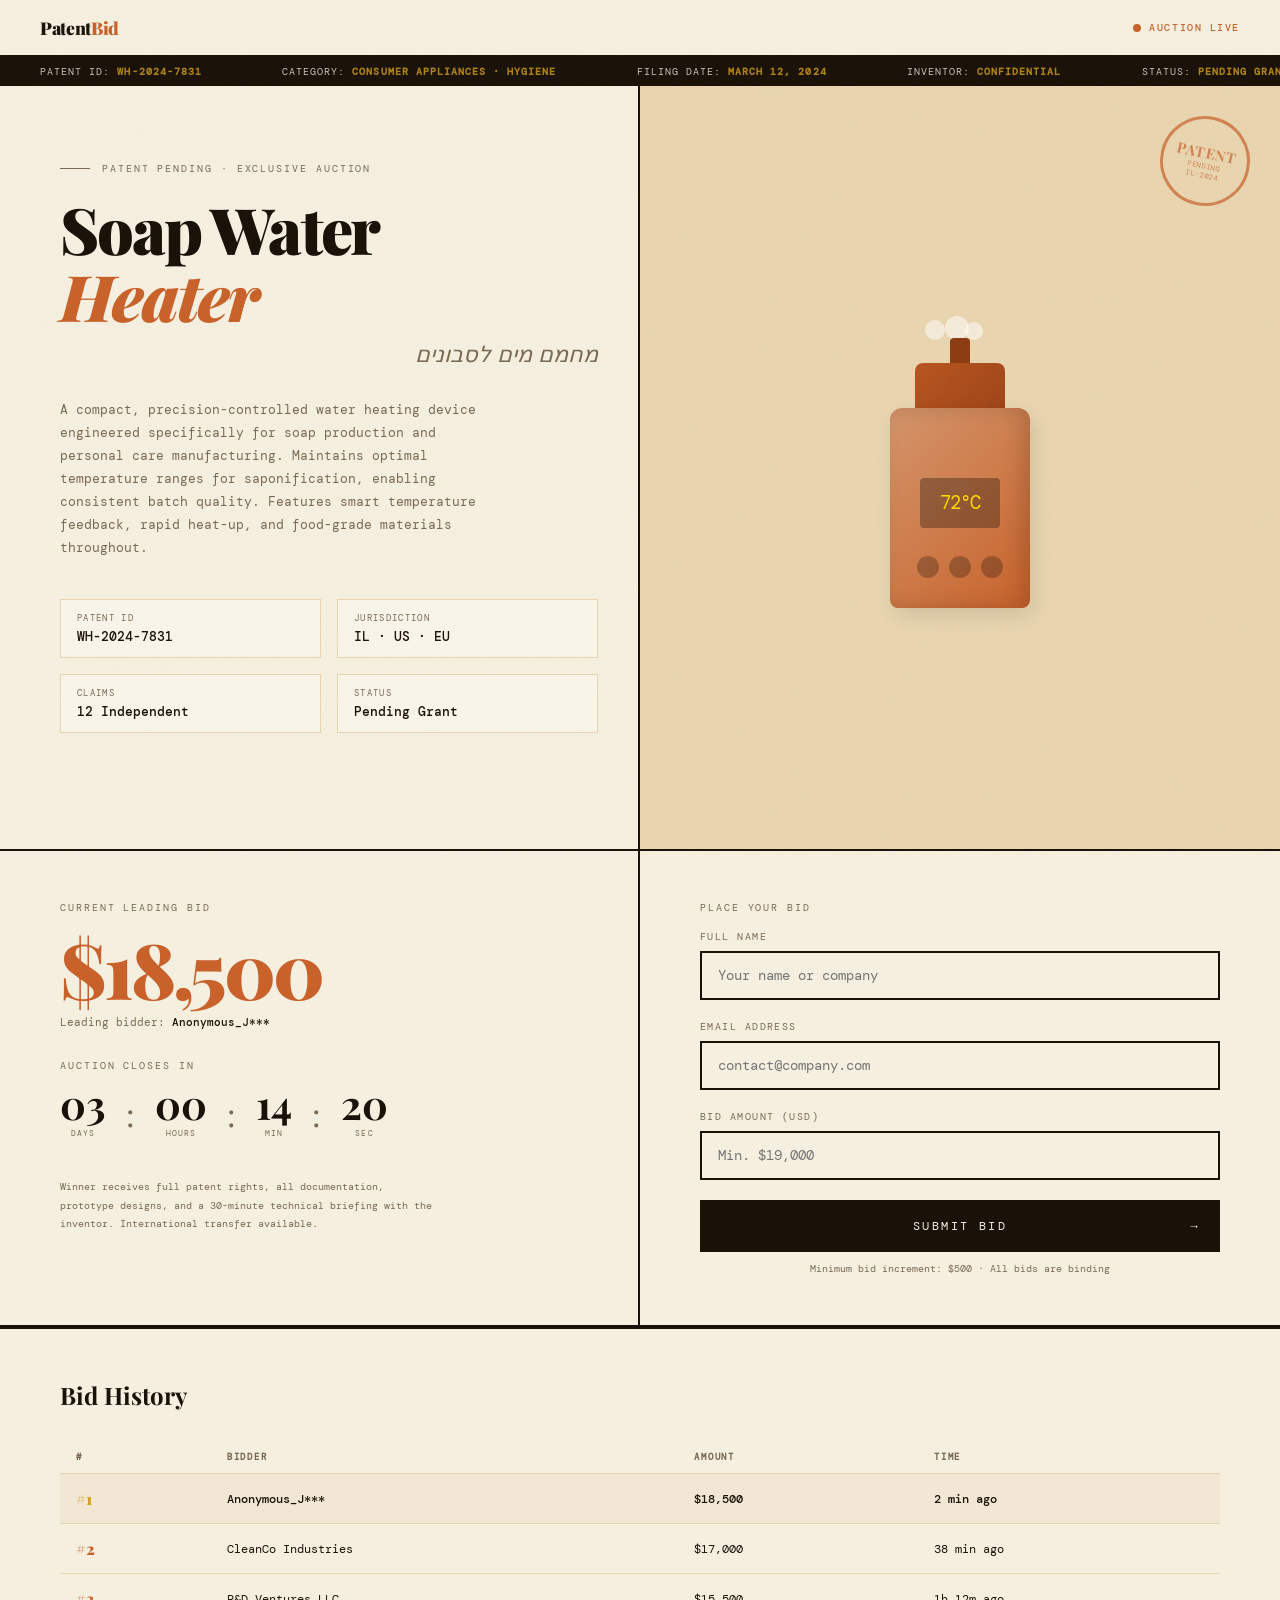
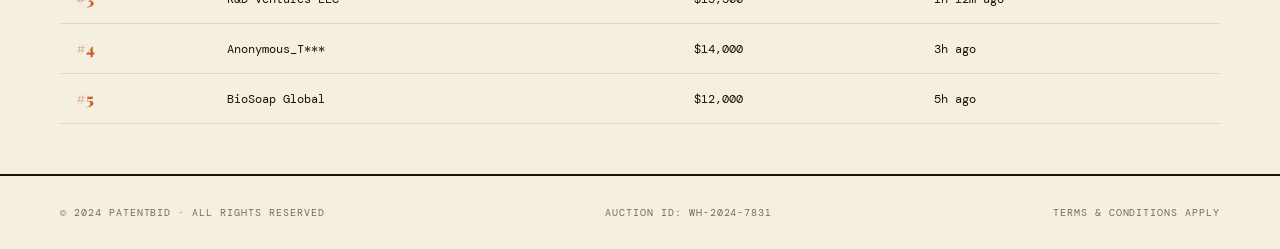
<file: patent-bid.html>
<!DOCTYPE html>
<html lang="en">
<head>
<meta charset="UTF-8">
<meta name="viewport" content="width=device-width, initial-scale=1.0">
<title>Patent Auction — Soap Water Heater</title>
<link href="https://fonts.googleapis.com/css2?family=Playfair+Display:ital,wght@0,400;0,700;0,900;1,400&family=DM+Mono:wght@300;400;500&display=swap" rel="stylesheet">
<style>
  :root {
    --cream: #F5EFE0;
    --ink: #1A1208;
    --warm: #C8622A;
    --gold: #D4A017;
    --steam: #E8D5B0;
    --muted: #7A6A52;
  }

  * { margin: 0; padding: 0; box-sizing: border-box; }

  body {
    background: var(--cream);
    color: var(--ink);
    font-family: 'DM Mono', monospace;
    overflow-x: hidden;
  }

  /* Noise texture overlay */
  body::before {
    content: '';
    position: fixed;
    inset: 0;
    background-image: url("data:image/svg+xml,%3Csvg viewBox='0 0 256 256' xmlns='http://www.w3.org/2000/svg'%3E%3Cfilter id='noise'%3E%3CfeTurbulence type='fractalNoise' baseFrequency='0.9' numOctaves='4' stitchTiles='stitch'/%3E%3C/filter%3E%3Crect width='100%25' height='100%25' filter='url(%23noise)' opacity='0.04'/%3E%3C/svg%3E");
    pointer-events: none;
    z-index: 1000;
    opacity: 0.4;
  }

  /* Steam animation */
  @keyframes rise {
    0% { transform: translateY(0) scaleX(1); opacity: 0.6; }
    50% { transform: translateY(-40px) scaleX(1.3); opacity: 0.3; }
    100% { transform: translateY(-80px) scaleX(0.8); opacity: 0; }
  }

  @keyframes fadeUp {
    from { opacity: 0; transform: translateY(30px); }
    to { opacity: 1; transform: translateY(0); }
  }

  @keyframes pulse {
    0%, 100% { box-shadow: 0 0 0 0 rgba(200, 98, 42, 0.4); }
    50% { box-shadow: 0 0 0 12px rgba(200, 98, 42, 0); }
  }

  @keyframes ticker {
    from { transform: translateX(100%); }
    to { transform: translateX(-100%); }
  }

  /* Header */
  header {
    border-bottom: 2px solid var(--ink);
    padding: 16px 40px;
    display: flex;
    justify-content: space-between;
    align-items: center;
    background: var(--cream);
    position: sticky;
    top: 0;
    z-index: 100;
  }

  .logo {
    font-family: 'Playfair Display', serif;
    font-size: 1.1rem;
    font-weight: 900;
    letter-spacing: -0.02em;
  }

  .logo span { color: var(--warm); }

  .live-badge {
    display: flex;
    align-items: center;
    gap: 8px;
    font-size: 0.65rem;
    letter-spacing: 0.15em;
    text-transform: uppercase;
    color: var(--warm);
    font-weight: 500;
  }

  .live-dot {
    width: 8px;
    height: 8px;
    background: var(--warm);
    border-radius: 50%;
    animation: pulse 2s infinite;
  }

  /* Ticker */
  .ticker {
    background: var(--ink);
    color: var(--cream);
    padding: 8px 0;
    overflow: hidden;
    font-size: 0.65rem;
    letter-spacing: 0.1em;
    text-transform: uppercase;
  }

  .ticker-inner {
    display: flex;
    white-space: nowrap;
    animation: ticker 30s linear infinite;
  }

  .ticker-item {
    padding: 0 40px;
    opacity: 0.8;
  }

  .ticker-item strong { color: var(--gold); }

  /* Hero */
  .hero {
    display: grid;
    grid-template-columns: 1fr 1fr;
    min-height: 85vh;
    border-bottom: 2px solid var(--ink);
  }

  .hero-left {
    padding: 60px 40px 60px 60px;
    display: flex;
    flex-direction: column;
    justify-content: center;
    border-right: 2px solid var(--ink);
    animation: fadeUp 0.8s ease forwards;
  }

  .patent-tag {
    font-size: 0.6rem;
    letter-spacing: 0.2em;
    text-transform: uppercase;
    color: var(--muted);
    margin-bottom: 20px;
    display: flex;
    align-items: center;
    gap: 12px;
  }

  .patent-tag::before {
    content: '';
    display: block;
    width: 30px;
    height: 1px;
    background: var(--muted);
  }

  h1 {
    font-family: 'Playfair Display', serif;
    font-size: clamp(2.8rem, 5vw, 4.5rem);
    line-height: 1.05;
    font-weight: 900;
    letter-spacing: -0.03em;
    margin-bottom: 8px;
  }

  h1 .accent { color: var(--warm); font-style: italic; }

  .hebrew-title {
    font-family: 'Playfair Display', serif;
    font-size: 1.4rem;
    color: var(--muted);
    margin-bottom: 30px;
    font-style: italic;
    direction: rtl;
  }

  .description {
    font-size: 0.8rem;
    line-height: 1.8;
    color: var(--muted);
    max-width: 420px;
    margin-bottom: 40px;
  }

  .patent-meta {
    display: grid;
    grid-template-columns: 1fr 1fr;
    gap: 16px;
    margin-bottom: 40px;
  }

  .meta-item {
    border: 1px solid var(--steam);
    padding: 12px 16px;
    background: rgba(255,255,255,0.3);
  }

  .meta-label {
    font-size: 0.55rem;
    letter-spacing: 0.15em;
    text-transform: uppercase;
    color: var(--muted);
    margin-bottom: 4px;
  }

  .meta-value {
    font-size: 0.8rem;
    font-weight: 500;
    color: var(--ink);
  }

  /* Illustration side */
  .hero-right {
    display: flex;
    flex-direction: column;
    align-items: center;
    justify-content: center;
    padding: 60px;
    background: var(--steam);
    position: relative;
    overflow: hidden;
    animation: fadeUp 0.8s 0.2s ease both;
  }

  .device-illustration {
    position: relative;
    width: 200px;
    height: 280px;
  }

  .device-body {
    position: absolute;
    bottom: 0;
    left: 50%;
    transform: translateX(-50%);
    width: 140px;
    height: 200px;
    background: linear-gradient(135deg, #D4956A, #C8622A);
    border-radius: 12px 12px 8px 8px;
    box-shadow: inset -8px 0 20px rgba(0,0,0,0.15), 4px 8px 20px rgba(0,0,0,0.1);
  }

  .device-top {
    position: absolute;
    bottom: 195px;
    left: 50%;
    transform: translateX(-50%);
    width: 90px;
    height: 50px;
    background: linear-gradient(135deg, #B85520, #9E4418);
    border-radius: 8px 8px 0 0;
  }

  .device-pipe {
    position: absolute;
    bottom: 240px;
    left: 50%;
    transform: translateX(-50%);
    width: 20px;
    height: 30px;
    background: #8C3C12;
    border-radius: 4px 4px 0 0;
  }

  .steam-puff {
    position: absolute;
    width: 24px;
    height: 24px;
    background: rgba(255,255,255,0.5);
    border-radius: 50%;
    animation: rise 2.5s ease-in infinite;
  }

  .steam-puff:nth-child(1) { bottom: 268px; left: 85px; animation-delay: 0s; }
  .steam-puff:nth-child(2) { bottom: 268px; left: 105px; animation-delay: 0.8s; width: 18px; height: 18px; }
  .steam-puff:nth-child(3) { bottom: 268px; left: 65px; animation-delay: 1.5s; width: 20px; height: 20px; }

  .device-screen {
    position: absolute;
    bottom: 80px;
    left: 50%;
    transform: translateX(-50%);
    width: 80px;
    height: 50px;
    background: rgba(0,0,0,0.3);
    border-radius: 4px;
    display: flex;
    align-items: center;
    justify-content: center;
    font-family: 'DM Mono', monospace;
    font-size: 1.2rem;
    color: #FFD700;
    letter-spacing: -0.05em;
  }

  .device-buttons {
    position: absolute;
    bottom: 30px;
    left: 50%;
    transform: translateX(-50%);
    display: flex;
    gap: 10px;
  }

  .device-btn {
    width: 22px;
    height: 22px;
    border-radius: 50%;
    background: rgba(0,0,0,0.25);
  }

  .patent-stamp {
    position: absolute;
    top: 30px;
    right: 30px;
    width: 90px;
    height: 90px;
    border: 3px solid var(--warm);
    border-radius: 50%;
    display: flex;
    flex-direction: column;
    align-items: center;
    justify-content: center;
    text-align: center;
    font-size: 0.45rem;
    letter-spacing: 0.1em;
    text-transform: uppercase;
    color: var(--warm);
    opacity: 0.7;
    transform: rotate(12deg);
  }

  .patent-stamp strong { font-size: 0.9rem; display: block; font-family: 'Playfair Display', serif; }

  /* Bid section */
  .bid-section {
    display: grid;
    grid-template-columns: 1fr 1fr;
    border-bottom: 2px solid var(--ink);
  }

  .current-bid {
    padding: 50px 60px;
    border-right: 2px solid var(--ink);
    animation: fadeUp 0.8s 0.4s ease both;
  }

  .section-label {
    font-size: 0.6rem;
    letter-spacing: 0.2em;
    text-transform: uppercase;
    color: var(--muted);
    margin-bottom: 16px;
  }

  .bid-amount {
    font-family: 'Playfair Display', serif;
    font-size: clamp(3rem, 6vw, 5rem);
    font-weight: 900;
    color: var(--warm);
    letter-spacing: -0.04em;
    line-height: 1;
    margin-bottom: 8px;
  }

  .bid-leader {
    font-size: 0.7rem;
    color: var(--muted);
    margin-bottom: 30px;
  }

  .bid-leader span { color: var(--ink); font-weight: 500; }

  .countdown {
    display: flex;
    gap: 20px;
    margin-bottom: 40px;
  }

  .countdown-unit {
    text-align: center;
  }

  .countdown-num {
    font-family: 'Playfair Display', serif;
    font-size: 2.5rem;
    font-weight: 700;
    line-height: 1;
    color: var(--ink);
  }

  .countdown-label {
    font-size: 0.5rem;
    letter-spacing: 0.15em;
    text-transform: uppercase;
    color: var(--muted);
    margin-top: 4px;
  }

  .countdown-sep {
    font-family: 'Playfair Display', serif;
    font-size: 2rem;
    color: var(--muted);
    align-self: flex-start;
    margin-top: 8px;
  }

  /* Bid form */
  .bid-form {
    padding: 50px 60px;
    animation: fadeUp 0.8s 0.5s ease both;
  }

  .form-group {
    margin-bottom: 20px;
  }

  label {
    display: block;
    font-size: 0.6rem;
    letter-spacing: 0.15em;
    text-transform: uppercase;
    color: var(--muted);
    margin-bottom: 8px;
  }

  input[type="text"],
  input[type="email"],
  input[type="number"] {
    width: 100%;
    padding: 14px 16px;
    border: 2px solid var(--ink);
    background: transparent;
    font-family: 'DM Mono', monospace;
    font-size: 0.85rem;
    color: var(--ink);
    outline: none;
    transition: border-color 0.2s, background 0.2s;
  }

  input:focus {
    border-color: var(--warm);
    background: rgba(200,98,42,0.04);
  }

  .bid-btn {
    width: 100%;
    padding: 18px;
    background: var(--ink);
    color: var(--cream);
    border: none;
    font-family: 'DM Mono', monospace;
    font-size: 0.75rem;
    letter-spacing: 0.2em;
    text-transform: uppercase;
    cursor: pointer;
    transition: background 0.2s, color 0.2s;
    position: relative;
    overflow: hidden;
  }

  .bid-btn::after {
    content: '→';
    position: absolute;
    right: 20px;
    top: 50%;
    transform: translateY(-50%);
    transition: right 0.2s;
  }

  .bid-btn:hover {
    background: var(--warm);
  }

  .bid-btn:hover::after { right: 14px; }

  .min-bid-note {
    font-size: 0.6rem;
    color: var(--muted);
    margin-top: 10px;
    text-align: center;
  }

  /* Bid history */
  .bid-history {
    padding: 50px 60px;
    border-top: 2px solid var(--ink);
    animation: fadeUp 0.8s 0.6s ease both;
  }

  .history-title {
    font-family: 'Playfair Display', serif;
    font-size: 1.5rem;
    font-weight: 700;
    margin-bottom: 30px;
  }

  .bid-table {
    width: 100%;
    border-collapse: collapse;
  }

  .bid-table th {
    font-size: 0.55rem;
    letter-spacing: 0.2em;
    text-transform: uppercase;
    color: var(--muted);
    text-align: left;
    padding: 10px 16px;
    border-bottom: 1px solid var(--steam);
  }

  .bid-table td {
    padding: 14px 16px;
    font-size: 0.75rem;
    border-bottom: 1px solid var(--steam);
  }

  .bid-table tr:first-child td {
    background: rgba(200,98,42,0.06);
    font-weight: 500;
  }

  .bid-rank {
    font-family: 'Playfair Display', serif;
    font-weight: 900;
    font-size: 1rem;
    color: var(--warm);
  }

  .bid-rank.gold { color: var(--gold); }

  /* Notification */
  .notification {
    position: fixed;
    bottom: 30px;
    right: 30px;
    background: var(--ink);
    color: var(--cream);
    padding: 16px 24px;
    font-size: 0.7rem;
    letter-spacing: 0.05em;
    opacity: 0;
    transform: translateY(20px);
    transition: all 0.4s ease;
    z-index: 500;
    max-width: 300px;
    border-left: 3px solid var(--warm);
  }

  .notification.show { opacity: 1; transform: translateY(0); }
  .notification.success { border-left-color: #4CAF50; }
  .notification.error { border-left-color: #F44336; }

  /* Footer */
  footer {
    padding: 30px 60px;
    border-top: 2px solid var(--ink);
    display: flex;
    justify-content: space-between;
    align-items: center;
    font-size: 0.6rem;
    letter-spacing: 0.1em;
    text-transform: uppercase;
    color: var(--muted);
  }

  @media (max-width: 768px) {
    .hero, .bid-section { grid-template-columns: 1fr; }
    .hero-left { border-right: none; border-bottom: 2px solid var(--ink); padding: 40px 24px; }
    .hero-right { padding: 40px 24px; min-height: 340px; }
    .current-bid { border-right: none; border-bottom: 2px solid var(--ink); padding: 30px 24px; }
    .bid-form { padding: 30px 24px; }
    .bid-history { padding: 30px 24px; }
    header { padding: 14px 20px; }
    footer { flex-direction: column; gap: 10px; padding: 20px 24px; }
  }
</style>
</head>
<body>

<header>
  <div class="logo">Patent<span>Bid</span></div>
  <div class="live-badge">
    <div class="live-dot"></div>
    Auction Live
  </div>
</header>

<div class="ticker">
  <div class="ticker-inner">
    <span class="ticker-item">Patent ID: <strong>WH-2024-7831</strong></span>
    <span class="ticker-item">Category: <strong>Consumer Appliances · Hygiene</strong></span>
    <span class="ticker-item">Filing Date: <strong>March 12, 2024</strong></span>
    <span class="ticker-item">Inventor: <strong>Confidential</strong></span>
    <span class="ticker-item">Status: <strong>Pending Grant</strong></span>
    <span class="ticker-item">Total Bidders: <strong>14</strong></span>
    <span class="ticker-item">Jurisdiction: <strong>IL · US · EU</strong></span>
  </div>
</div>

<section class="hero">
  <div class="hero-left">
    <div class="patent-tag">Patent Pending · Exclusive Auction</div>
    <h1>Soap Water<br><span class="accent">Heater</span></h1>
    <div class="hebrew-title">מחמם מים לסבונים</div>
    <p class="description">
      A compact, precision-controlled water heating device engineered specifically for soap production and personal care manufacturing. Maintains optimal temperature ranges for saponification, enabling consistent batch quality. Features smart temperature feedback, rapid heat-up, and food-grade materials throughout.
    </p>
    <div class="patent-meta">
      <div class="meta-item">
        <div class="meta-label">Patent ID</div>
        <div class="meta-value">WH-2024-7831</div>
      </div>
      <div class="meta-item">
        <div class="meta-label">Jurisdiction</div>
        <div class="meta-value">IL · US · EU</div>
      </div>
      <div class="meta-item">
        <div class="meta-label">Claims</div>
        <div class="meta-value">12 Independent</div>
      </div>
      <div class="meta-item">
        <div class="meta-label">Status</div>
        <div class="meta-value">Pending Grant</div>
      </div>
    </div>
  </div>

  <div class="hero-right">
    <div class="patent-stamp">
      <strong>Patent</strong>
      Pending
      <br>IL-2024
    </div>
    <div class="device-illustration">
      <div class="steam-puff"></div>
      <div class="steam-puff"></div>
      <div class="steam-puff"></div>
      <div class="device-pipe"></div>
      <div class="device-top"></div>
      <div class="device-body">
        <div class="device-screen" id="tempDisplay">72°C</div>
        <div class="device-buttons">
          <div class="device-btn"></div>
          <div class="device-btn"></div>
          <div class="device-btn"></div>
        </div>
      </div>
    </div>
  </div>
</section>

<section class="bid-section">
  <div class="current-bid">
    <div class="section-label">Current Leading Bid</div>
    <div class="bid-amount" id="currentBid">$18,500</div>
    <div class="bid-leader">Leading bidder: <span id="leader">Anonymous_J***</span></div>
    
    <div class="section-label" style="margin-bottom:12px;">Auction Closes In</div>
    <div class="countdown">
      <div class="countdown-unit">
        <div class="countdown-num" id="days">03</div>
        <div class="countdown-label">Days</div>
      </div>
      <div class="countdown-sep">:</div>
      <div class="countdown-unit">
        <div class="countdown-num" id="hours">14</div>
        <div class="countdown-label">Hours</div>
      </div>
      <div class="countdown-sep">:</div>
      <div class="countdown-unit">
        <div class="countdown-num" id="minutes">22</div>
        <div class="countdown-label">Min</div>
      </div>
      <div class="countdown-sep">:</div>
      <div class="countdown-unit">
        <div class="countdown-num" id="seconds">08</div>
        <div class="countdown-label">Sec</div>
      </div>
    </div>

    <div style="font-size:0.65rem; color:var(--muted); line-height:1.8; max-width:380px;">
      Winner receives full patent rights, all documentation, prototype designs, and a 30-minute technical briefing with the inventor. International transfer available.
    </div>
  </div>

  <div class="bid-form">
    <div class="section-label">Place Your Bid</div>
    <div class="form-group">
      <label>Full Name</label>
      <input type="text" id="bidderName" placeholder="Your name or company">
    </div>
    <div class="form-group">
      <label>Email Address</label>
      <input type="email" id="bidderEmail" placeholder="contact@company.com">
    </div>
    <div class="form-group">
      <label>Bid Amount (USD)</label>
      <input type="number" id="bidAmount" placeholder="Min. $19,000" min="19000" step="500">
    </div>
    <button class="bid-btn" onclick="placeBid()">Submit Bid</button>
    <div class="min-bid-note">Minimum bid increment: $500 · All bids are binding</div>
  </div>
</section>

<section class="bid-history">
  <div class="history-title">Bid History</div>
  <table class="bid-table">
    <thead>
      <tr>
        <th>#</th>
        <th>Bidder</th>
        <th>Amount</th>
        <th>Time</th>
      </tr>
    </thead>
    <tbody id="bidTableBody">
      <tr>
        <td><span class="bid-rank gold">#1</span></td>
        <td>Anonymous_J***</td>
        <td>$18,500</td>
        <td>2 min ago</td>
      </tr>
      <tr>
        <td><span class="bid-rank">#2</span></td>
        <td>CleanCo Industries</td>
        <td>$17,000</td>
        <td>38 min ago</td>
      </tr>
      <tr>
        <td><span class="bid-rank">#3</span></td>
        <td>R&D Ventures LLC</td>
        <td>$15,500</td>
        <td>1h 12m ago</td>
      </tr>
      <tr>
        <td><span class="bid-rank">#4</span></td>
        <td>Anonymous_T***</td>
        <td>$14,000</td>
        <td>3h ago</td>
      </tr>
      <tr>
        <td><span class="bid-rank">#5</span></td>
        <td>BioSoap Global</td>
        <td>$12,000</td>
        <td>5h ago</td>
      </tr>
    </tbody>
  </table>
</section>

<footer>
  <div>© 2024 PatentBid · All Rights Reserved</div>
  <div>Auction ID: WH-2024-7831</div>
  <div>Terms & Conditions Apply</div>
</footer>

<div class="notification" id="notification"></div>

<script>
  // Countdown timer (72h, 14min, 22sec from now)
  const endTime = new Date();
  endTime.setHours(endTime.getHours() + 72);
  endTime.setMinutes(endTime.getMinutes() + 14);
  endTime.setSeconds(endTime.getSeconds() + 22);

  function updateCountdown() {
    const now = new Date();
    const diff = endTime - now;
    if (diff <= 0) return;
    const d = Math.floor(diff / 86400000);
    const h = Math.floor((diff % 86400000) / 3600000);
    const m = Math.floor((diff % 3600000) / 60000);
    const s = Math.floor((diff % 60000) / 1000);
    document.getElementById('days').textContent = String(d).padStart(2,'0');
    document.getElementById('hours').textContent = String(h).padStart(2,'0');
    document.getElementById('minutes').textContent = String(m).padStart(2,'0');
    document.getElementById('seconds').textContent = String(s).padStart(2,'0');
  }
  setInterval(updateCountdown, 1000);
  updateCountdown();

  // Animated temp display
  let temps = [68, 70, 72, 74, 72, 70, 68];
  let ti = 0;
  setInterval(() => {
    ti = (ti + 1) % temps.length;
    document.getElementById('tempDisplay').textContent = temps[ti] + '°C';
  }, 2000);

  // Bids state
  let currentBidValue = 18500;
  let bids = [
    { name: 'Anonymous_J***', amount: 18500, time: '2 min ago' },
    { name: 'CleanCo Industries', amount: 17000, time: '38 min ago' },
    { name: 'R&D Ventures LLC', amount: 15500, time: '1h 12m ago' },
    { name: 'Anonymous_T***', amount: 14000, time: '3h ago' },
    { name: 'BioSoap Global', amount: 12000, time: '5h ago' },
  ];

  function showNotif(msg, type) {
    const n = document.getElementById('notification');
    n.textContent = msg;
    n.className = 'notification show ' + (type || '');
    setTimeout(() => n.className = 'notification', 3500);
  }

  function placeBid() {
    const name = document.getElementById('bidderName').value.trim();
    const email = document.getElementById('bidderEmail').value.trim();
    const amount = parseInt(document.getElementById('bidAmount').value);
    const min = currentBidValue + 500;

    if (!name) return showNotif('Please enter your name.', 'error');
    if (!email || !email.includes('@')) return showNotif('Please enter a valid email.', 'error');
    if (!amount || amount < min) return showNotif(`Minimum bid is $${min.toLocaleString()}.`, 'error');

    // Update state
    currentBidValue = amount;
    const masked = name.length > 4 ? name.substring(0,3) + '***' : name + '***';
    bids.unshift({ name: masked, amount, time: 'Just now' });

    document.getElementById('currentBid').textContent = '$' + amount.toLocaleString();
    document.getElementById('leader').textContent = masked;
    document.getElementById('bidAmount').value = '';
    document.getElementById('bidderName').value = '';
    document.getElementById('bidderEmail').value = '';
    document.getElementById('bidAmount').min = amount + 500;
    document.querySelector('.bid-form input[type=number]').placeholder = 'Min. $' + (amount + 500).toLocaleString();

    renderTable();
    showNotif('🎉 Bid placed successfully! You are the current leader.', 'success');
  }

  function renderTable() {
    const body = document.getElementById('bidTableBody');
    body.innerHTML = bids.slice(0, 8).map((b, i) => `
      <tr>
        <td><span class="bid-rank ${i===0?'gold':''}">#${i+1}</span></td>
        <td>${b.name}</td>
        <td>$${b.amount.toLocaleString()}</td>
        <td>${b.time}</td>
      </tr>
    `).join('');
  }
</script>
</body>
</html>
</file>
